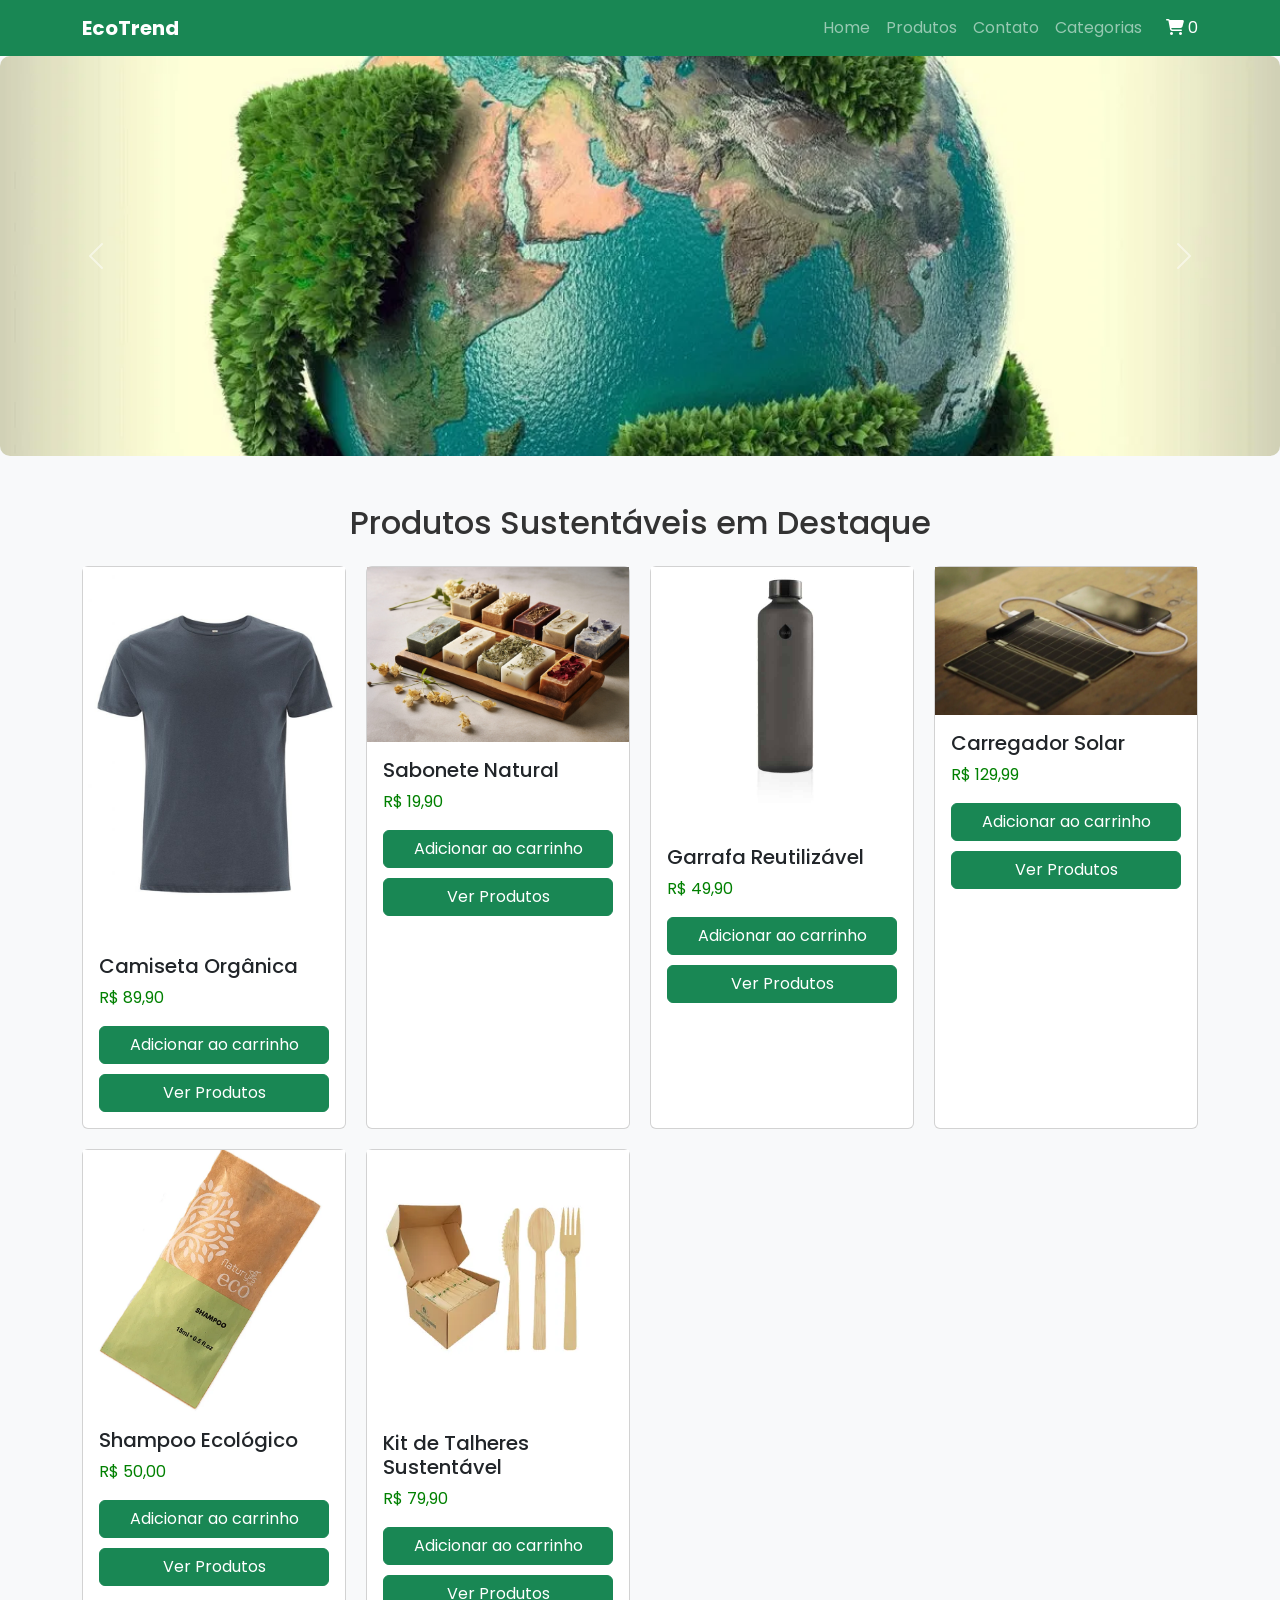
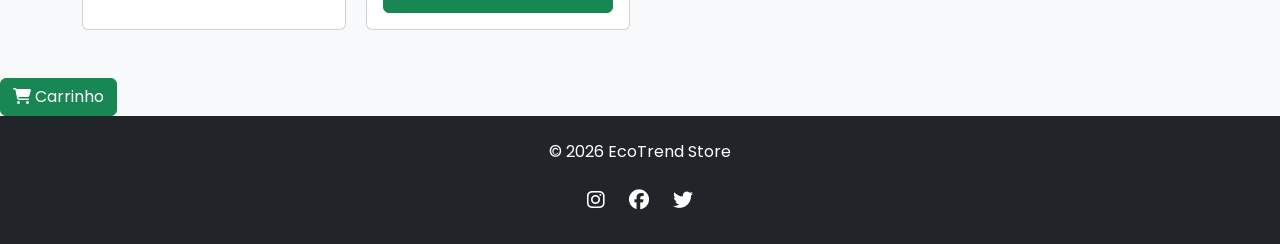
<file: index.html>
<!DOCTYPE html>
<html lang="pt-br">
<head>
    <meta charset="UTF-8">
    <meta name="viewport" content="width=device-width, initial-scale=1.0">
    <title>EcoTrend Store</title>

    <!-- Bootstrap -->
    <link href="https://cdn.jsdelivr.net/npm/bootstrap@5.3.2/dist/css/bootstrap.min.css" rel="stylesheet">

    <!-- Font Awesome -->
    <link rel="stylesheet" href="https://cdnjs.cloudflare.com/ajax/libs/font-awesome/6.5.0/css/all.min.css">

    <!-- Google Fonts -->
    <link href="https://fonts.googleapis.com/css2?family=Poppins:wght@300;400;600&display=swap" rel="stylesheet">

    <!-- CSS -->
    <link rel="stylesheet" href="css/style.css">
</head>
<body>

    <!-- NAVBAR -->
    <nav class="navbar navbar-expand-lg navbar-dark bg-success">
        <div class="container">
            <a class="navbar-brand" href="#">EcoTrend</a>
            <button class="navbar-toggler" data-bs-toggle="collapse" data-bs-target="#menu">
                <span class="navbar-toggler-icon"></span>
            </button>

            <div class="collapse navbar-collapse" id="menu">
                <ul class="navbar-nav ms-auto">
                    <li class="nav-item"><a class="nav-link" href="index.html">Home</a></li>
                    <li class="nav-item"><a class="nav-link" href="pages/produto.html">Produtos</a></li>
                    <li class="nav-item"><a class="nav-link" href="pages/contato.html">Contato</a></li>
                    <li class="nav-item"><a class="nav-link" href="pages/categorias.html">Categorias</a></li>
                </ul>
                <span class="text-white ms-3">
                    <i class="fa-solid fa-cart-shopping"></i>
                    <span id="contador-carrinho">0</span>
                </span>
            </div>
        </div>
    </nav>

    <!-- CARROSSEL -->
    <div id="banner" class="carousel slide" data-bs-ride="carousel">
        <div class="carousel-inner">
            <div class="carousel-item active">
                <img src="imgs/planeta.webp" class="d-block w-100" alt="Planeta sustentável">
            </div>
            <div class="carousel-item">
                <img src="imgs/frutas.webp" class="d-block w-100" alt="Frutas naturais">
            </div>
            <div class="carousel-item">
                <img src="imgs/green_energy.jpg" class="d-block w-100" alt="Energia verde">
            </div>
        </div>
        <button class="carousel-control-prev" data-bs-target="#banner" data-bs-slide="prev">
            <span class="carousel-control-prev-icon"></span>
        </button>
        <button class="carousel-control-next" data-bs-target="#banner" data-bs-slide="next">
            <span class="carousel-control-next-icon"></span>
        </button>
    </div>

    <!-- PRODUTOS -->
    <section class="container my-5">
        <h2 class="text-center mb-4">Produtos Sustentáveis em Destaque</h2>
        <div class="produtos-grid">
            <div class="card">
                <img src="imgs/camiseta.jpg" alt="Camiseta Orgânica">
                <div class="card-body">
                    <h5>Camiseta Orgânica</h5>
                    <p class="verde">R$ 89,90</p>
                    <div class="produtos_link">
                        <button class="btn btn-success" onclick="adicionarCarrinho('Camiseta Orgânica', 89.90)">Adicionar ao carrinho</button>
                        <a href="pages/produto.html" class="btn btn-success">Ver Produtos</a>
                    </div>
                </div>
            </div>

            <div class="card">
                <img src="imgs/sabonete.jpg" alt="Sabonete Natural">
                <div class="card-body">
                    <h5>Sabonete Natural</h5>
                    <p class="verde">R$ 19,90</p>
                    <div class="produtos_link">
                        <button class="btn btn-success" onclick="adicionarCarrinho('Sabonete Natural', 19.90)">Adicionar ao carrinho</button>
                        <a href="pages/produto.html" class="btn btn-success">Ver Produtos</a>
                    </div>
                </div>
            </div>

            <div class="card">
                <img src="imgs/garrafa.jpg" alt="Garrafa Reutilizável">
                <div class="card-body">
                    <h5>Garrafa Reutilizável</h5>
                    <p class="verde">R$ 49,90</p>
                    <div class="produtos_link">
                        <button class="btn btn-success" onclick="adicionarCarrinho('Garrafa Reutilizável', 49.90)">Adicionar ao carrinho</button>
                        <a href="pages/produto.html" class="btn btn-success">Ver Produtos</a>
                    </div>
                </div>
            </div>

            <div class="card">
                <img src="imgs/garregador_solar.webp" alt="Carregador Solar">
                <div class="card-body">
                    <h5>Carregador Solar</h5>
                    <p class="verde">R$ 129,99</p>
                    <div class="produtos_link">
                        <button class="btn btn-success" onclick="adicionarCarrinho('Carregador Solar', 129.99)">Adicionar ao carrinho</button>
                        <a href="pages/produto.html" class="btn btn-success">Ver Produtos</a>
                    </div>
                </div>
            </div>

            <div class="card">
                <img src="imgs/shampoo.webp" alt="Shampoo Ecológico">
                <div class="card-body">
                    <h5>Shampoo Ecológico</h5>
                    <p class="verde">R$ 50,00</p>
                    <div class="produtos_link">
                        <button class="btn btn-success" onclick="adicionarCarrinho('Shampoo Ecológico', 50.00)">Adicionar ao carrinho</button>
                        <a href="pages/produto.html" class="btn btn-success">Ver Produtos</a>
                    </div>
                </div>
            </div>

            <div class="card">
                <img src="imgs/kit_talheres.webp" alt="Kit de Talheres Sustentável">
                <div class="card-body">
                    <h5>Kit de Talheres Sustentável</h5>
                    <p class="verde">R$ 79,90</p>
                    <div class="produtos_link">
                        <button class="btn btn-success" onclick="adicionarCarrinho('Kit de Talheres Sustentável', 79.90)">Adicionar ao carrinho</button>
                        <a href="pages/produto.html" class="btn btn-success">Ver Produtos</a>
                    </div>
                </div>
            </div>
        </div>
    </section>

    <!-- CARRINHO (ÚNICO) -->
    <div id="carrinho" class="carrinho-sidebar">
        <h3>Carrinho de Compras</h3>
        <ul id="itens-carrinho"></ul>
        <p id="total">Total: R$ 0,00</p>
        <button class="btn btn-danger" onclick="esvaziarCarrinho()">Esvaziar Carrinho</button>
        <button class="btn btn-secondary" onclick="fecharCarrinho()">Fechar</button>
    </div>

    <!-- BOTÃO ABRIR CARRINHO -->
    <button id="abrir-carrinho" class="btn btn-success" onclick="abrirCarrinho()">
        <i class="fa-solid fa-cart-shopping"></i> Carrinho
    </button>

    <!-- FOOTER -->
    <footer class="bg-dark text-white text-center p-4">
        <p>© 2026 EcoTrend Store</p>
        <div>
            <i class="fa-brands fa-instagram"></i>
            <i class="fa-brands fa-facebook"></i>
            <i class="fa-brands fa-twitter"></i>
        </div>
    </footer>

    <!-- SCRIPTS -->
    <script src="https://cdn.jsdelivr.net/npm/bootstrap@5.3.2/dist/js/bootstrap.bundle.min.js"></script>
    <script src="js/script.js"></script>
</body>
</html>
</file>
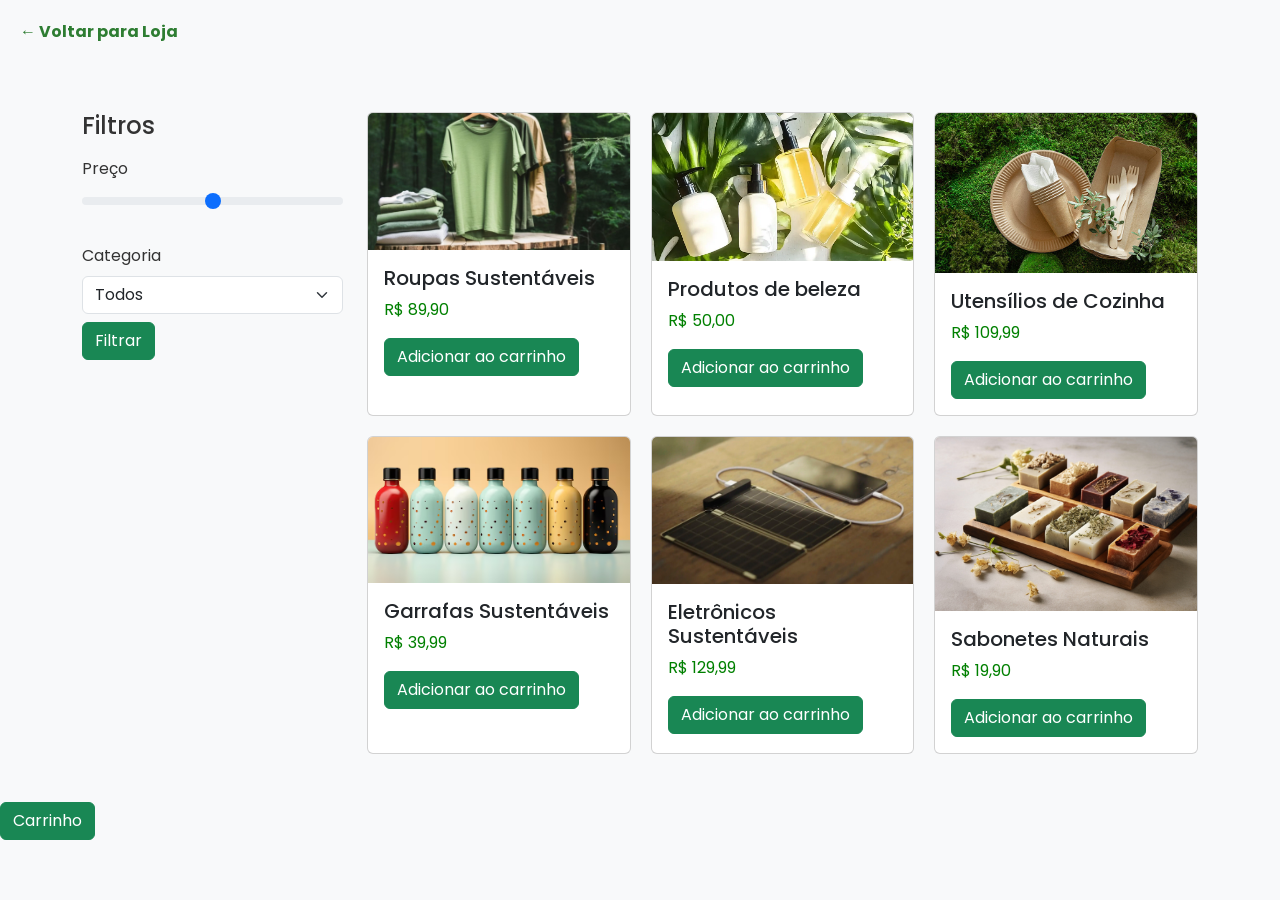
<file: pages/categorias.html>
<!DOCTYPE html>
<html lang="pt-br">

<head>
    <meta charset="UTF-8">
    <meta name="viewport" content="width=device-width, initial-scale=1.0">
    <title>Produtos - EcoVida</title>

    <!-- Bootstrap -->
    <link href="https://cdn.jsdelivr.net/npm/bootstrap@5.3.2/dist/css/bootstrap.min.css" rel="stylesheet">
    <link href="https://fonts.googleapis.com/css2?family=Poppins:wght@300;400;600&display=swap" rel="stylesheet">

    <!-- CSS -->
    <link rel="stylesheet" href="../css/style.css">
</head>

<body>

    <a href="../index.html" class="voltar">← Voltar para Loja</a>

    <div class="container my-5">

        <div class="row">

            <!-- FILTROS -->
            <aside class="col-md-3">

                <h4 class="mb-3">Filtros</h4>

                <div class="mb-4">
                    <label class="form-label">Preço</label>
                    <input type="range" class="form-range">
                </div>

                <div class="mb-4">
                    <label class="form-label">Categoria</label>
                    <select id="select-categoria" class="form-select">
                        <option value="todos">Todos</option>
                        <option value="roupas">Roupas</option>
                        <option value="beleza">Beleza</option>
                        <option value="casa">Casa</option>
                        <option value="eletronicos">Eletrônicos</option>
                        <option value="garrafas">Garrafas</option>
                        <option value="sabonetes">Sabonetes</option>
                    </select>
                    <button class="btn btn-success mt-2" onclick="aplicarFiltro()">Filtrar</button>
                </div>

            </aside>

            <!-- PRODUTOS -->
            <section class="col-md-9">

                <div class="produtos-grid">

                    <!-- Produto 1 -->
                    <div class="card" data-categoria="roupas">
                        <img src="../imgs/roupa_sustentavel.jpg" class="card-img-top" alt="Roupas Sustentáveis">
                        <div class="card-body">
                            <h5 class="card-title">Roupas Sustentáveis</h5>
                            <p class="verde">R$ 89,90</p>
                            <button class="btn btn-success" onclick="adicionarCarrinho('Roupas Sustentáveis', 89.90)">Adicionar ao carrinho</button>
                        </div>
                    </div>

                    <!-- Produto 2 -->
                    <div class="card" data-categoria="beleza">
                        <img src="../imgs/beleza.webp" class="card-img-top" alt="Produtos de beleza">
                        <div class="card-body">
                            <h5 class="card-title">Produtos de beleza</h5>
                            <p class="verde">R$ 50,00</p>
                            <button class="btn btn-success" onclick="adicionarCarrinho('Produtos de beleza', 50.00)">Adicionar ao carrinho</button>
                        </div>
                    </div>

                    <!-- Produto 3 -->
                    <div class="card" data-categoria="casa">
                        <img src="../imgs/produtos_casa.jpg" class="card-img-top" alt="Utensílios de Cozinha">
                        <div class="card-body">
                            <h5 class="card-title">Utensílios de Cozinha</h5>
                            <p class="verde">R$ 109,99</p>
                            <button class="btn btn-success" onclick="adicionarCarrinho('Utensílios de Cozinha', 109.99)">Adicionar ao carrinho</button>
                        </div>
                    </div>

                    <!-- Produto 4 -->
                    <div class="card" data-categoria="garrafas">
                        <img src="../imgs/garrafas_sustentaveis.avif" class="card-img-top" alt="Garrafas Sustentáveis">
                        <div class="card-body">
                            <h5 class="card-title">Garrafas Sustentáveis</h5>
                            <p class="verde">R$ 39,99</p>
                            <button class="btn btn-success" onclick="adicionarCarrinho('Garrafas Sustentáveis', 39.99)">Adicionar ao carrinho</button>
                        </div>
                    </div>

                    <!-- Produto 5 -->
                    <div class="card" data-categoria="eletronicos">
                        <img src="../imgs/garregador_solar.webp" class="card-img-top" alt="Eletrônicos Sustentáveis">
                        <div class="card-body">
                            <h5 class="card-title">Eletrônicos Sustentáveis</h5>
                            <p class="verde">R$ 129,99</p>
                            <button class="btn btn-success" onclick="adicionarCarrinho('Eletrônicos Sustentáveis', 129.99)">Adicionar ao carrinho</button>
                        </div>
                    </div>

                    <!-- Produto 6 -->
                    <div class="card" data-categoria="sabonetes">
                        <img src="../imgs/sabonete.jpg" class="card-img-top" alt="Sabonetes Naturais">
                        <div class="card-body">
                            <h5 class="card-title">Sabonetes Naturais</h5>
                            <p class="verde">R$ 19,90</p>
                            <button class="btn btn-success" onclick="adicionarCarrinho('Sabonetes Naturais', 19.90)">Adicionar ao carrinho</button>
                        </div>
                    </div>

                </div>

            </section>

        </div>

    </div>

    <!-- Carrinho Sidebar -->
    <div id="carrinho" class="carrinho-sidebar">
        <h3>Carrinho de Compras</h3>
        <ul id="itens-carrinho"></ul>
        <p id="total">Total: R$ 0,00</p>
        <button class="btn btn-danger" onclick="esvaziarCarrinho()">Esvaziar Carrinho</button>
        <button class="btn btn-secondary" onclick="fecharCarrinho()">Fechar</button>
    </div>

    <button id="abrir-carrinho" class="btn btn-success" onclick="abrirCarrinho()">
        <i class="fa-solid fa-cart-shopping"></i> Carrinho
    </button>

    <!-- Bootstrap JS -->
    <script src="https://cdn.jsdelivr.net/npm/bootstrap@5.3.2/dist/js/bootstrap.bundle.min.js"></script>
    <!-- Script do carrinho -->
    <script src="../js/script.js"></script>

</body>
</html>
</file>
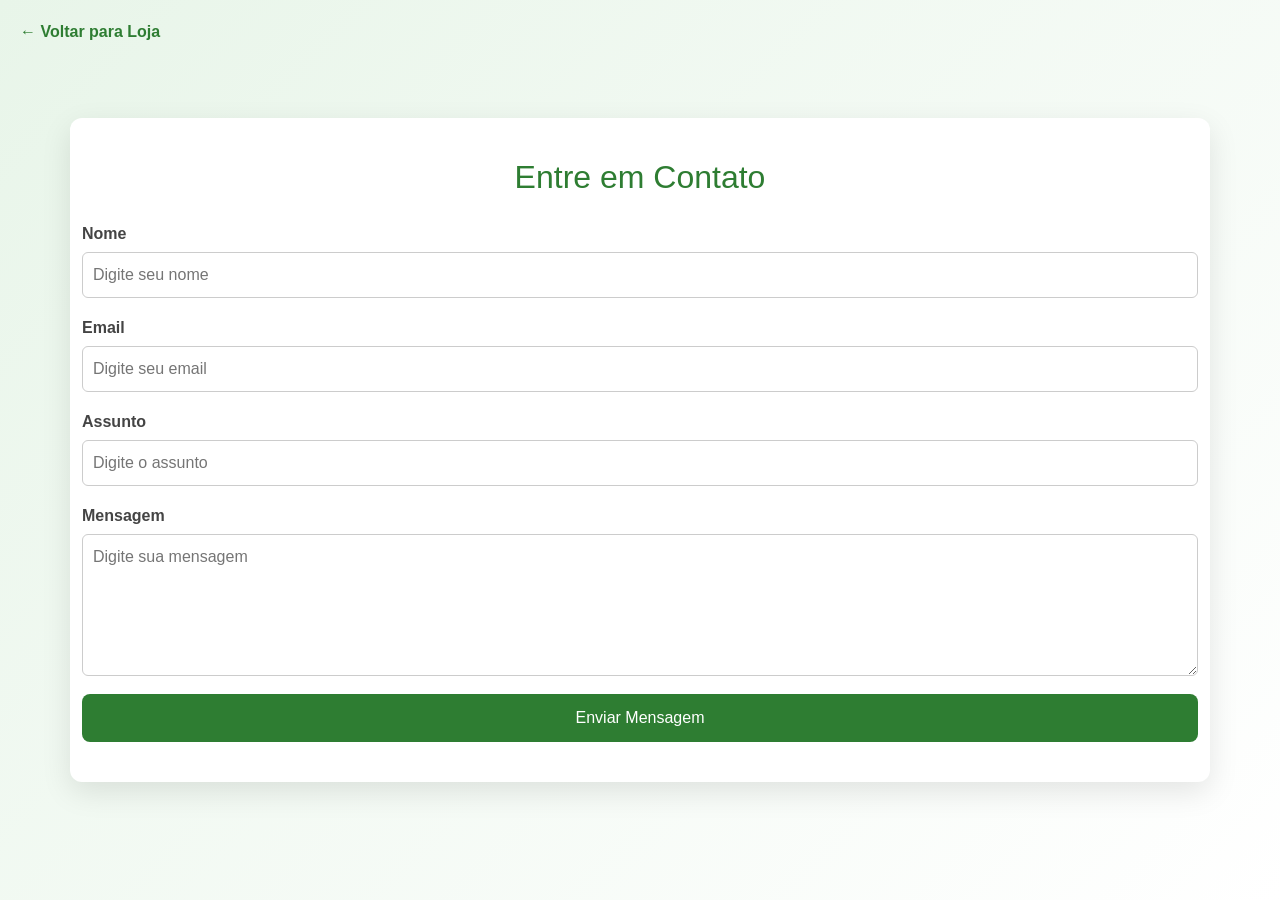
<file: pages/contato.html>
<!DOCTYPE html>
<html lang="pt-br">
<head>
    <meta charset="UTF-8">
    <meta name="viewport" content="width=device-width, initial-scale=1.0">
    <title>Contato</title>

    <link rel="stylesheet" href="../css/contato.css">
    <link href="https://cdn.jsdelivr.net/npm/bootstrap@5.3.2/dist/css/bootstrap.min.css" rel="stylesheet">

</head>

<body>

    <a href="../index.html" class="voltar">← Voltar para Loja</a>

    <div class="container">

        <h2 class="titulo">
            Entre em Contato
        </h2>

        <form class="formulário">

            <div class="campo">
                <label for="nome">Nome</label>
                <input type="text" id="nome" name="nome" placeholder="Digite seu nome" required>
            </div>

            <div class="campo">
                <label for="email">Email</label>
                <input type="email" id="email" name="email" placeholder="Digite seu email" required>
            </div>

            <div class="campo">
                <label for="assunto">Assunto</label>
                <input type="text" id="assunto" name="assunto" placeholder="Digite o assunto" required>
            </div>

            <div class="campo">
                <label for="mensagem">Mensagem</label>
                <textarea id="mensagem" name="mensagem" rows="5" placeholder="Digite sua mensagem" required></textarea>
            </div>

            <button type="submit" class="botao">
                Enviar Mensagem
            </button>

        </form>

    </div>

</body>
</html>
</file>
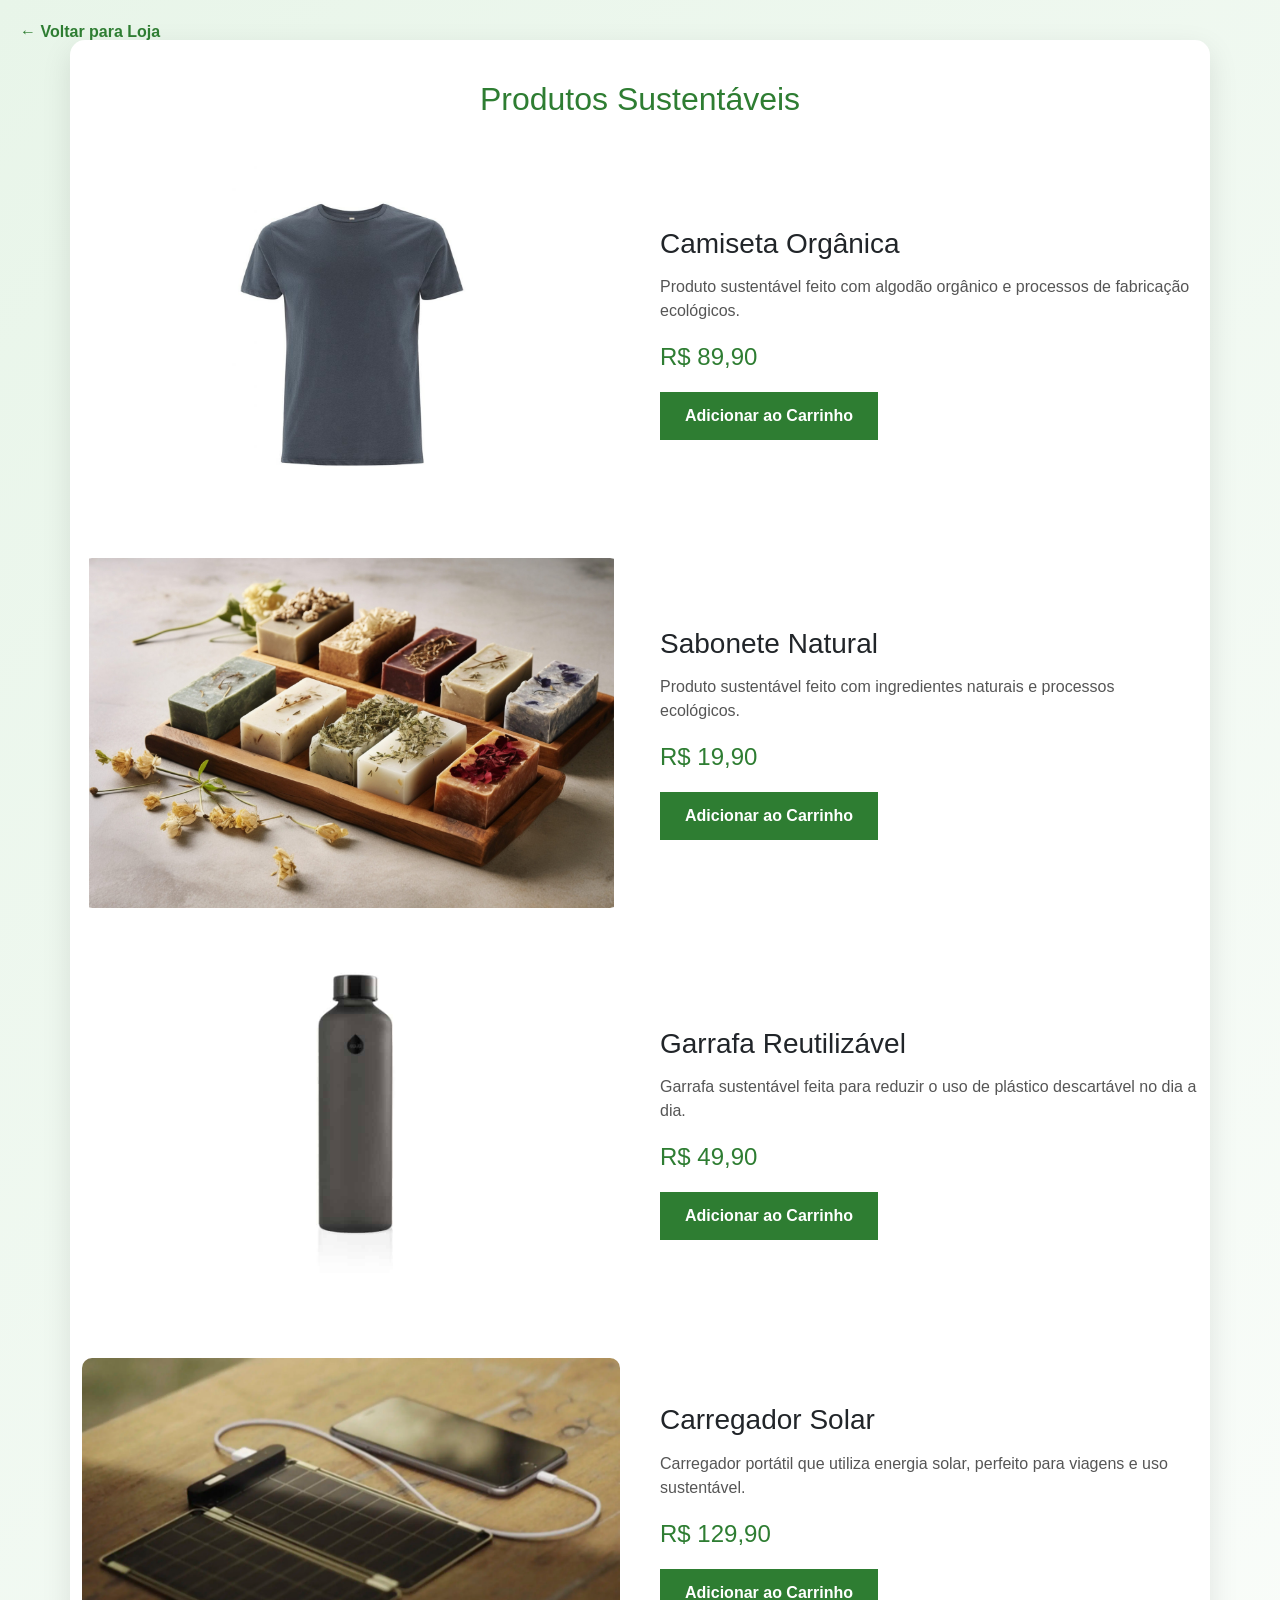
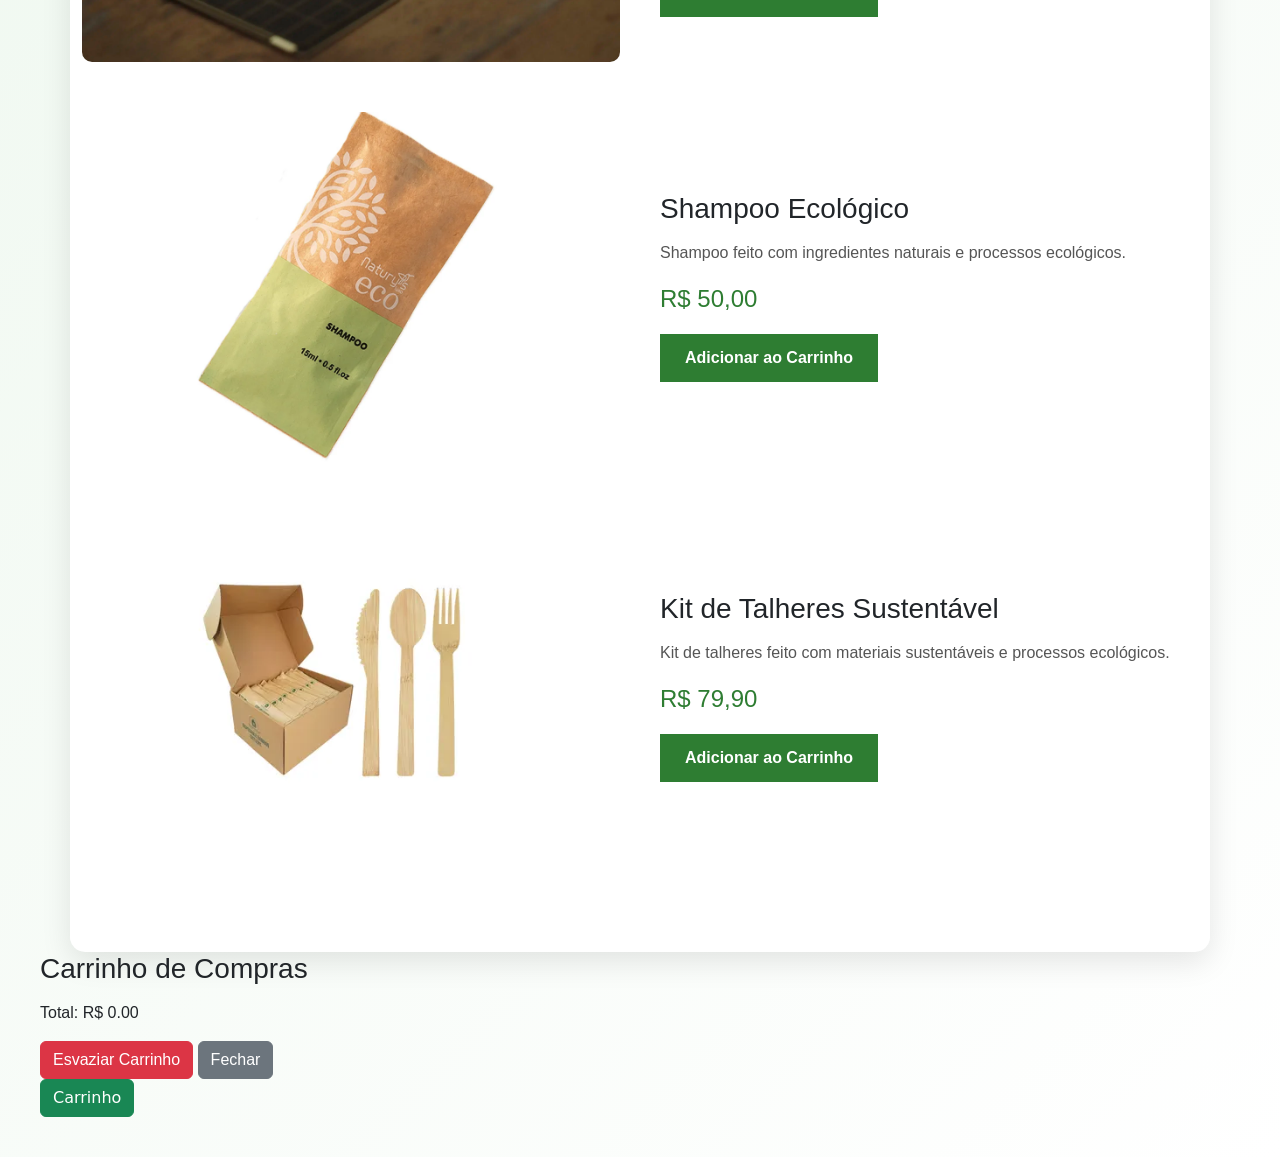
<file: pages/produto.html>
<!DOCTYPE html>
<html lang="pt-br">
<head>
    <meta charset="UTF-8">
    <meta name="viewport" content="width=device-width, initial-scale=1.0">
    <title>Produtos Sustentáveis</title>
 
    <link rel="stylesheet" href="../css/style2.css">
    <link href="https://cdn.jsdelivr.net/npm/bootstrap@5.3.2/dist/css/bootstrap.min.css" rel="stylesheet">
</head>
<body>
 
    <a class="voltar" href="../index.html">← Voltar para Loja</a>
 
    <div class="container">
 
        <h1 class="titulo">Produtos Sustentáveis</h1>
 
        <!-- PRODUTOS -->
        <div class="produto">
            <div class="produto-img">
                <img src="../imgs/camiseta.jpg" alt="Camiseta Orgânica">
            </div>
            <div class="produto-info">
                <h2>Camiseta Orgânica</h2>
                <p>Produto sustentável feito com algodão orgânico e processos de fabricação ecológicos.</p>
                <h3 class="preco">R$ 89,90</h3>
                <button onclick="adicionarCarrinho('Camiseta Orgânica', 89.90)">Adicionar ao Carrinho</button>
            </div>
        </div>
 
        <div class="produto">
            <div class="produto-img">
                <img src="../imgs/sabonete.jpg" alt="Sabonete Natural">
            </div>
            <div class="produto-info">
                <h2>Sabonete Natural</h2>
                <p>Produto sustentável feito com ingredientes naturais e processos ecológicos.</p>
                <h3 class="preco">R$ 19,90</h3>
                <button onclick="adicionarCarrinho('Sabonete Natural', 19.90)">Adicionar ao Carrinho</button>
            </div>
        </div>
 
        <div class="produto">
            <div class="produto-img">
                <img src="../imgs/garrafa.jpg" alt="Garrafa Reutilizável">
            </div>
            <div class="produto-info">
                <h2>Garrafa Reutilizável</h2>
                <p>Garrafa sustentável feita para reduzir o uso de plástico descartável no dia a dia.</p>
                <h3 class="preco">R$ 49,90</h3>
                <button onclick="adicionarCarrinho('Garrafa Reutilizável', 49.90)">Adicionar ao Carrinho</button>
            </div>
        </div>
 
        <div class="produto">
            <div class="produto-img">
                <img src="../imgs/garregador_solar.webp" alt="Carregador Solar">
            </div>
            <div class="produto-info">
                <h2>Carregador Solar</h2>
                <p>Carregador portátil que utiliza energia solar, perfeito para viagens e uso sustentável.</p>
                <h3 class="preco">R$ 129,90</h3>
                <button onclick="adicionarCarrinho('Carregador Solar', 129.90)">Adicionar ao Carrinho</button>
            </div>
        </div>
 
        <div class="produto">
            <div class="produto-img">
                <img src="../imgs/shampoo.webp" alt="Shampoo Ecológico">
            </div>
            <div class="produto-info">
                <h2>Shampoo Ecológico</h2>
                <p>Shampoo feito com ingredientes naturais e processos ecológicos.</p>
                <h3 class="preco">R$ 50,00</h3>
                <button onclick="adicionarCarrinho('Shampoo Ecológico', 50.00)">Adicionar ao Carrinho</button>
            </div>
        </div>
 
        <div class="produto">
            <div class="produto-img">
                <img src="../imgs/kit_talheres.webp" alt="Kit de Talheres">
            </div>
            <div class="produto-info">
                <h2>Kit de Talheres Sustentável</h2>
                <p>Kit de talheres feito com materiais sustentáveis e processos ecológicos.</p>
                <h3 class="preco">R$ 79,90</h3>
                <button onclick="adicionarCarrinho('Kit de Talheres Sustentável', 79.90)">Adicionar ao Carrinho</button>
            </div>
        </div>
 
    </div>
 
    <!-- Carrinho Sidebar -->
    <div id="carrinho" class="carrinho-sidebar">
        <h3>Carrinho de Compras</h3>
        <ul id="itens-carrinho"></ul>
        <p id="total">Total: R$ 0,00</p>
        <button class="btn btn-danger" onclick="esvaziarCarrinho()">Esvaziar Carrinho</button>
        <button class="btn btn-secondary" onclick="fecharCarrinho()">Fechar</button>
    </div>
 
    <button id="abrir-carrinho" class="btn btn-success" onclick="abrirCarrinho()">
        <i class="fa-solid fa-cart-shopping"></i> Carrinho
    </button>
 
    <script src="../js/script.js"></script>
</body>
</html>
</file>
<file: css/style.css>
body{
    font-family:'Poppins', sans-serif;
    background-color:#f8f9fa;
    color:#333;
    margin:0;
    padding:0;
}

a{
    text-decoration:none;
    color:#2e7d32;
    font-weight:bold;
    transition:0.3s;
}

a:hover{
    color:#1b5e20;
}

/* GRID PRODUTOS */

.produtos-grid{
    display:grid;
    grid-template-columns:repeat(auto-fit,minmax(250px,1fr));
    gap:20px;
}

/* CARD */

.card{
    transition:transform 0.3s ease, box-shadow 0.3s ease;
}

.card:hover{
    transform:scale(1.05);
    box-shadow:0 10px 20px rgba(0,0,0,0.2);
}

/* CARROSSEL */

.carousel img{
    height:400px;
    object-fit:cover;
    border-radius:10px;
}

.produtos_link {
    display: flex;
    flex-direction: column;
    gap: 10px;
}

/* Carrinho Sidebar */
.carrinho-sidebar {
    position:fixed;
    right:-400px;
    top:0;
    width:350px;
    height:100%;
    background:#f8f9fa;
    box-shadow:-5px 0 15px rgba(0,0,0,0.3);
    padding:20px;
    transition:0.3s;
    overflow-y:auto;
    z-index:999;
}

.carrinho-sidebar.open {
    right:0;
}

.carrinho-sidebar h3 {
    text-align:center;
    margin-bottom:20px;
}

.carrinho-sidebar ul {
    list-style:none;
    padding:0;
}

.carrinho-sidebar li {
    display:flex;
    justify-content:space-between;
    align-items:center;
    margin-bottom:10px;
    border-bottom:1px solid #ccc;
    padding-bottom:5px;
}

/* FOOTER */

footer i{
    margin:10px;
    font-size:20px;
    cursor:pointer;
    transition:0.3s;
}

footer i:hover{
    color:#024059;
}

.voltar {
    display: inline-block;
    margin: 20px;
}

.verde {
    color: green;
}
</file>
<file: css/contato.css>
/* Reset básico */
*{
    margin:0;
    padding:0;
    box-sizing:border-box;
    font-family: Arial, Helvetica, sans-serif;
}

/* Fundo da página */
body{
    background: linear-gradient(135deg,#e8f5e9,#ffffff);
    min-height:100vh;
    display:flex;
    justify-content:center;
    align-items:center;
}

/* Container principal */
.container{
    background:white;
    padding:40px;
    max-width:400px;
    width:100%;
    border-radius:12px;
    box-shadow:0 10px 30px rgba(0,0,0,0.1);
}

/* Título */
.titulo{
    text-align:center;
    margin-bottom:25px;
    color:#2e7d32;
}

/* Campos */
.campo{
    margin-bottom:18px;
    display:flex;
    flex-direction:column;
}

/* Labels */
label{
    margin-bottom:6px;
    font-weight:bold;
    color:#444;
}

/* Inputs e textarea */
input,
textarea{
    padding:10px;
    border:1px solid #ccc;
    border-radius:6px;
    font-size:14px;
    transition:0.3s;
}

/* Efeito foco */
input:focus,
textarea:focus{
    border-color:#2e7d32;
    outline:none;
    box-shadow:0 0 5px rgba(46,125,50,0.3);
}

/* Botão */
.botao{
    width:100%;
    padding:12px;
    border:none;
    border-radius:8px;
    background:#2e7d32;
    color:white;
    font-size:16px;
    cursor:pointer;
    transition:0.3s;
}

.botao:hover{
    background:#1b5e20;
    transform:scale(1.03);
}

/* Link voltar */
.voltar{
    position:absolute;
    top:20px;
    left:20px;
    text-decoration:none;
    font-weight:bold;
    color:#2e7d32;
}

.voltar:hover{
    color:#1b5e20;
}

@media(max-width:500px){

    .container{
    width:90%;
    padding:25px;
    }

}
</file>
<file: css/style2.css>
/* RESET */

*{
    margin:0;
    padding:0;
    box-sizing:border-box;
    font-family:Arial, Helvetica, sans-serif;
}

/* BODY */

body{

    background:linear-gradient(135deg,#e8f5e9,#ffffff);
    min-height:100vh;
    padding:40px;

}

/* LINK VOLTAR */

.voltar{

    position:absolute;
    top:20px;
    left:20px;
    text-decoration:none;
    color:#2e7d32;
    font-weight:bold;
    transition:0.3s;

}

.voltar:hover{

    color:#1b5e20;

}

/* CONTAINER */

.container{

    max-width:1000px;
    margin:auto;
    background:white;
    padding:40px;
    border-radius:15px;
    box-shadow:0 10px 30px rgba(0,0,0,0.1);

}

/* TITULO */

.titulo{

    text-align:center;
    margin-bottom:40px;
    font-size:32px;
    color:#2e7d32;

}

/* PRODUTO */

.produto{

    display:flex;
    align-items:center;
    gap:40px;
    margin-bottom:50px;
    flex-wrap:wrap;

}

/* IMAGEM */

.produto-img{

    flex:1;

}

.produto-img img{

    width:100%;
    max-height:350px;
    object-fit:contain;
    border-radius:10px;
    transition:transform 0.3s ease, box-shadow 0.3s ease;

}

.produto-img img:hover{

    transform:scale(1.05);
    box-shadow:0 15px 30px rgba(0,0,0,0.2);

}

/* INFO PRODUTO */

.produto-info{

    flex:1;

}

.produto-info h2{

    font-size:28px;
    margin-bottom:15px;

}

.produto-info p{

    margin-bottom:20px;
    color:#555;
    line-height:1.5;

}

/* PREÇO */

.preco{

    color:#2e7d32;
    font-size:24px;
    margin-bottom:20px;

}

/* BOTÃO */

button{

    padding:12px 25px;
    border:none;
    border-radius:8px;
    background:#2e7d32;
    color:white;
    font-size:16px;
    font-weight:bold;
    cursor:pointer;
    transition:all 0.3s ease;

}

button:hover{

    transform:scale(1.08);
    background:#1b5e20;

}

/* RESPONSIVO */

@media(max-width:768px){

.produto{

    flex-direction:column;
    text-align:center;

}

.voltar{

    position:static;
    display:block;
    margin-bottom:20px;

}

}
</file>
